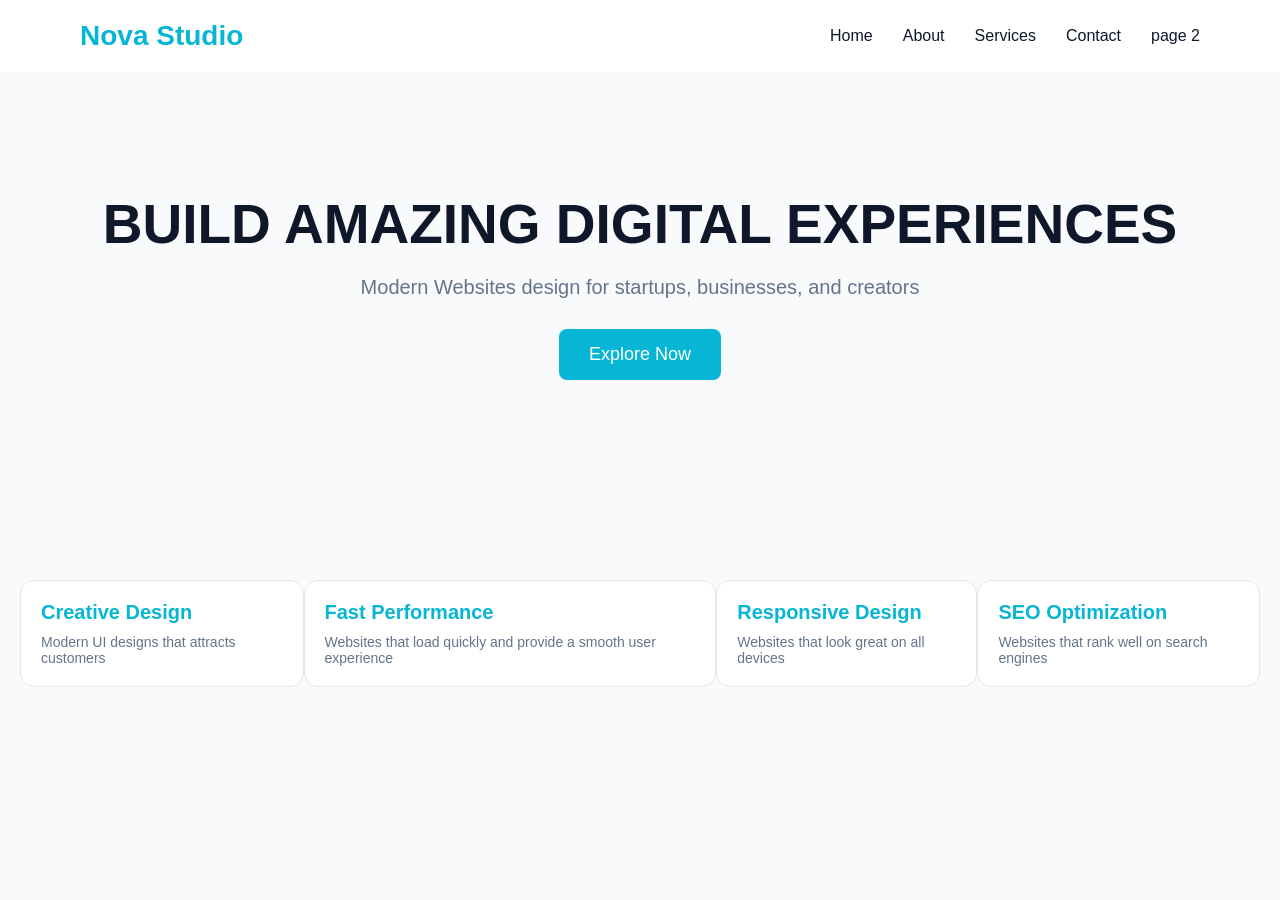
<file: index.html>
<!DOCTYPE html>
<html lang="en">
<head>
    <meta charset="UTF-8">
    <meta name="viewport" content="width=device-width, initial-scale=1.0">
    <title>Nova Studio</title>
<link rel="stylesheet" href="style.css">
</head>
<body>
    <header>
        <nav class="navbar">
            <div class="logo">
                <h1>Nova Studio</h1>
            </div>
            <ul class="menu">
                <li><a href="index.html">Home</a></li>
                <li><a href="#about">About</a></li>
                <li><a href="#services">Services</a></li>
                <li><a href="#contact">Contact</a></li>
                <li><a href="page.html">page 2</a></li>
            </ul>
        </nav>
    </header>
    <section class="hero">
       <h1> BUILD AMAZING DIGITAL EXPERIENCES</h1>
       <p>Modern Websites design for startups, businesses, and creators</p>
       <button>Explore Now</button>
    </section>
    <section class="features">
        <div class="card">
            <h3>Creative Design</h3>
            <p>Modern UI designs that attracts customers</p>
        </div>
        <div class="card">
            <h3>Fast Performance</h3>
            <p>Websites that load quickly and provide a smooth user experience</p>
        </div>
        <div class="card">
            <h3>Responsive Design</h3>
            <p>Websites that look great on all devices</p>
        </div>
        <div class="card">
            <h3>SEO Optimization</h3>
            <p>Websites that rank well on search engines</p>
        </div>
    </section>
</body> 
</html>
</file>
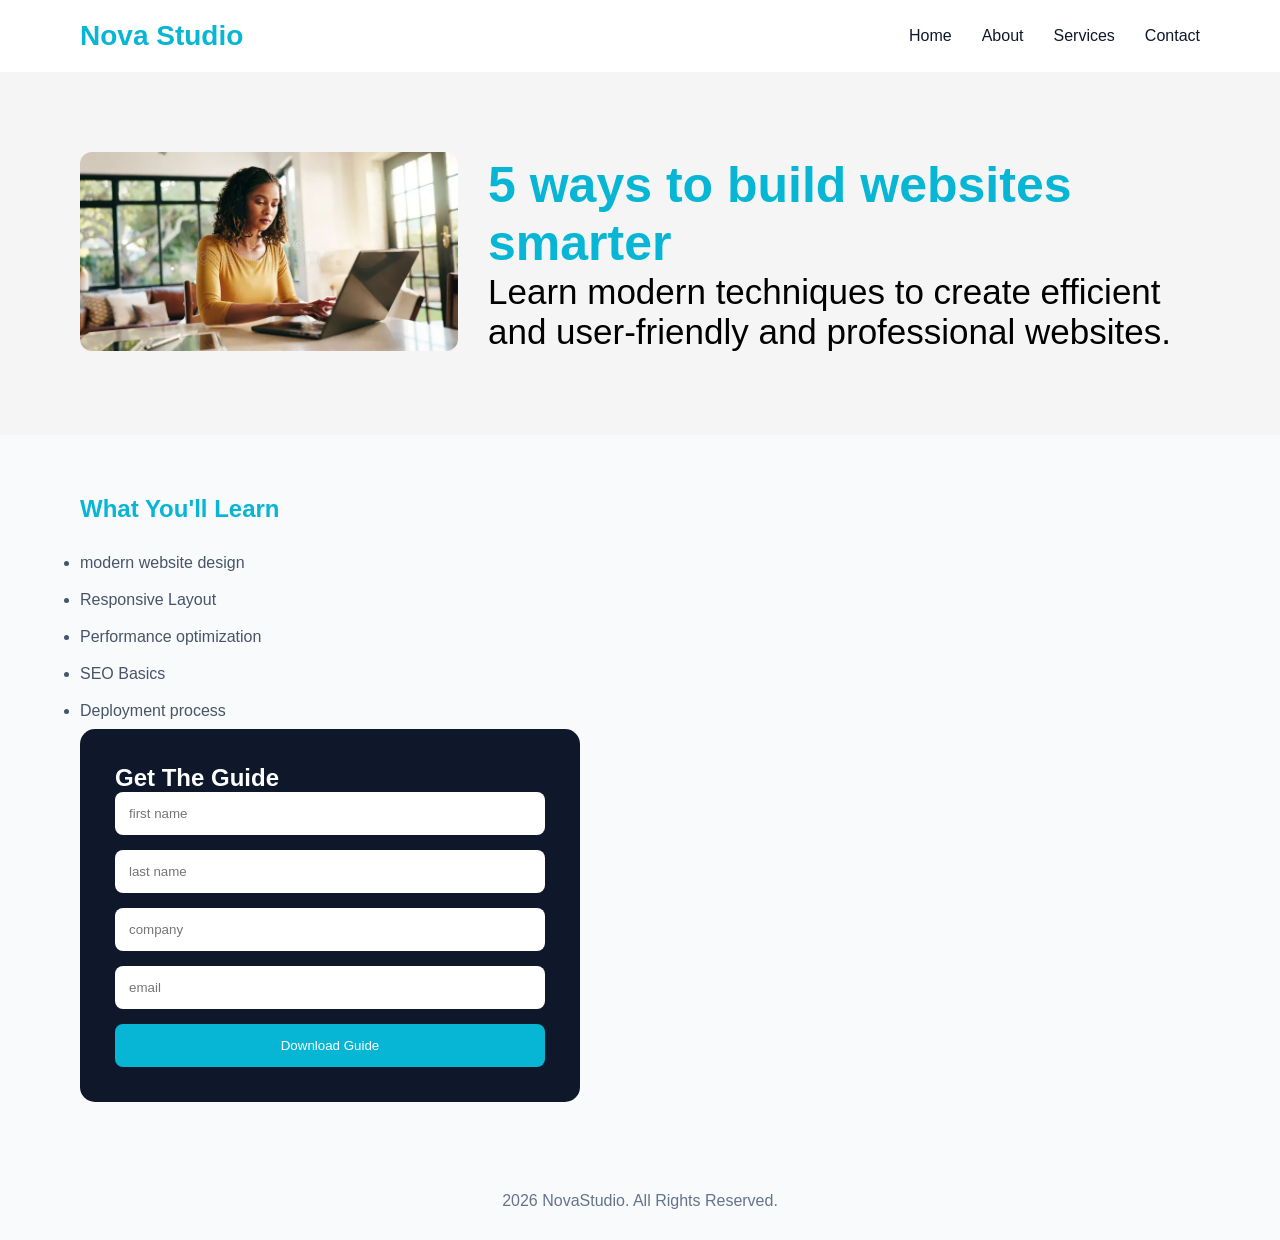
<file: page.html>
<!DOCTYPE html>
<html lang="en">
<head>
    <meta charset="UTF-8">
    <meta name="viewport" content="width=device-width, initial-scale=1.0">
    <title>Nova Studio</title>
    <link rel="stylesheet" href="style.css">
</head>
<body>
    <header>
        <nav class="navbar">
            <div class="logo">
                <h1>Nova Studio</h1>
            </div>
            <ul class="menu">
                <li><a href="#home">Home</a></li>
                <li><a href="#about">About</a></li>
                <li><a href="#services">Services</a></li>
                <li><a href="#contact">Contact</a></li>
            </ul>
        </nav>
    </header>
    <section class="ebook">
        <div class="ebook-image">
            <img src="ebook.webp" alt="Ebook Image">
        </div>
        <div class="ebook-content">
            <h2>5 ways to build websites smarter </h2>
            <p>Learn modern techniques to create efficient and user-friendly and professional websites.</p>
        </div>
    </section>
    <section class="info-section">
        <div class="benefits">
            <h2>What You'll Learn</h2>
            <ul><li>modern website design</li>
                <li>Responsive Layout</li>
                <li>Performance optimization</li>
                <li>SEO Basics</li>
                <li>Deployment process</li>
            </ul>
        </div>
        <div class="form-box">
            <h2>Get The Guide</h2>
            <form>
                <input type="text" placeholder="first name">
                <input type="text" placeholder="last name">
                <input type="text" placeholder="company">
                <input type="email" placeholder="email">
                <button type="submit">Download Guide</button>
            </form>
        </div>

    </section>
     <footer>
        <p>2026 NovaStudio. All Rights Reserved.</p>
     </footer>
</body>
</html>
</file>
<file: style.css>
* {
    margin: 0;
    padding: 0;
    box-sizing: border-box;
    font-family: Arial, sans-serif;
}
body {
    background-color: #F8FAFC;
    color:#0F172A
}
.navbar {
    display: flex;
    justify-content: space-between;
    align-items: center;
    padding: 20px 80px;
    background-color: white;
  }
  .logo h1 {
    color: #06B6D4;
    font-size: 28px;
    font-weight: bold;
  }
  .menu {
    list-style: none;
    display: flex;
    gap: 30px;
  }
  .menu a{
    color: #0F172A;
    text-decoration: none;
  }
  .menu a:hover {
    color: #06B6D4;
  }
  .hero {
    text-align: center;
    padding: 120px 20px;
  }
  .hero h1 {
    font-size: 55px;
    margin-bottom: 20px;
    color: #0F172A;
  }
  .hero p {
    font-size: 20px;
    margin-bottom: 30px;
    color: #64748b;
  }
    .hero button {
        padding: 15px 30px;
        font-size: 18px;
        color: white;
        background-color: #06B6D4;
        border: none;
        border-radius: 8px;
        cursor: pointer;
    }
    .features {
        display: flex;
        justify-content: space-around;
        padding: 80px 20px;
    }
    .feature {
        background-color: #1E293B;
        padding: 30px;
        border-radius: 10px;
        width: 30%;
        text-align: center;
    }
    .feature h3 {
        font-size: 24px;
        margin-bottom: 15px;
    }
    .feature p {
        font-size: 16px;
        color: #64748b;
    }
    .card {
        background-color: #ffffff;
        padding: 20px;
        border-radius: 14px;
        border: 1px solid #e2e8f0;
    }
    .card:hover {
        box-shadow: 0 4px 8px rgba(0, 0, 0, 0.1);
    }
    .card h3 {
        font-size: 20px;
        margin-bottom: 10px;
        color: #06b6d4;
    }
    .card p {
        font-size: 14px;
        color: #64748b;
     }
    
.ebook{
    display: flex;
     align-items:center;
     gap: 30px;
     padding:80px;
     background:whitesmoke
}
.ebook-image img{
    width: 378px;
    border-radius: 12px;
}
.ebook-content{
    font-size: 42px;
    color: #0f172a;
}
.ebook-content h2{
    color: #06B6D4;
    font-size: 50px;
}
.ebook-content p{
    font-size: 35px;
    color: black;
}
.info-section{
    padding: 60px 80px;
}
.benefits h2{
    margin-bottom: 22px;
    color: #06b6d4;
}
.benefits ul{
    line-height:  2.3;
    color: #475569;
}
.form-box{
    background-color: #0F172A;
    border-radius: 15px;
    padding: 35px;
    max-width: 500px;
    
}
.form-box h2{
    color: white;

}
.form-box form{
    display:flex;
    flex-direction:column;
    gap:15px;
}
.form-box input{
    padding:14px;
    border:none;
    border-radius:8px;
}
.form-box button{
    background:#06B6D4;
    color:white;
    border:none;
     padding:14px;

    border-radius:8px;

    cursor:pointer;

    transition:.3s;
}

.form-box button:hover{
    background:#22D3EE;
}
footer{
    text-align:center;
    padding:30px;
    color:#64748B;
}
</file>
